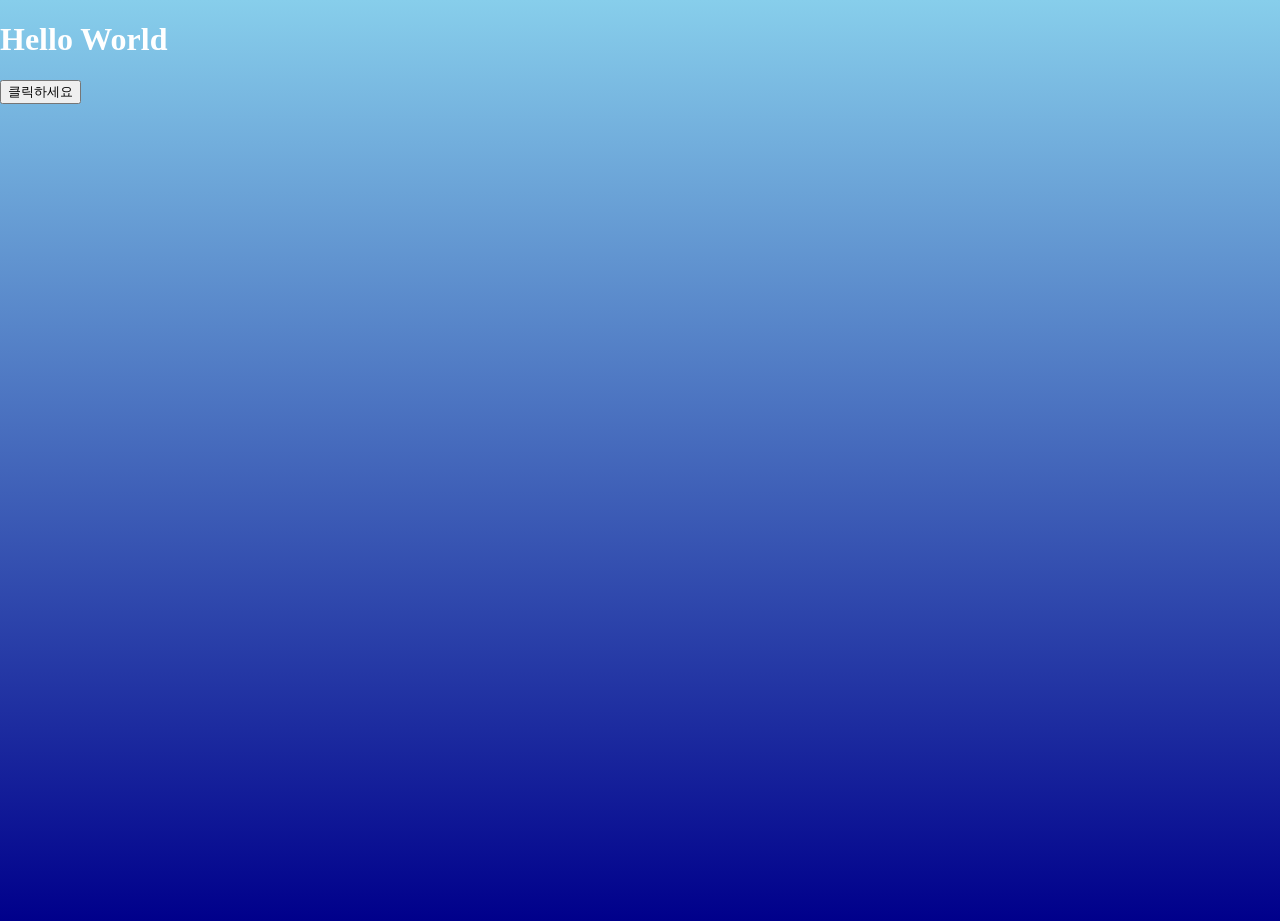
<file: index.html>
<!DOCTYPE html>
<html lang="ko">
<head>
    <meta charset="UTF-8">
    <meta name="viewport" content="width=device-width, initial-scale=1.0">
    <title>My first web page</title>
    <link rel="stylesheet" href="style.css">
</head>
<body>
    <h1>Hello World</h1>
    <button>클릭하세요</button>
</body>
</html>
</file>
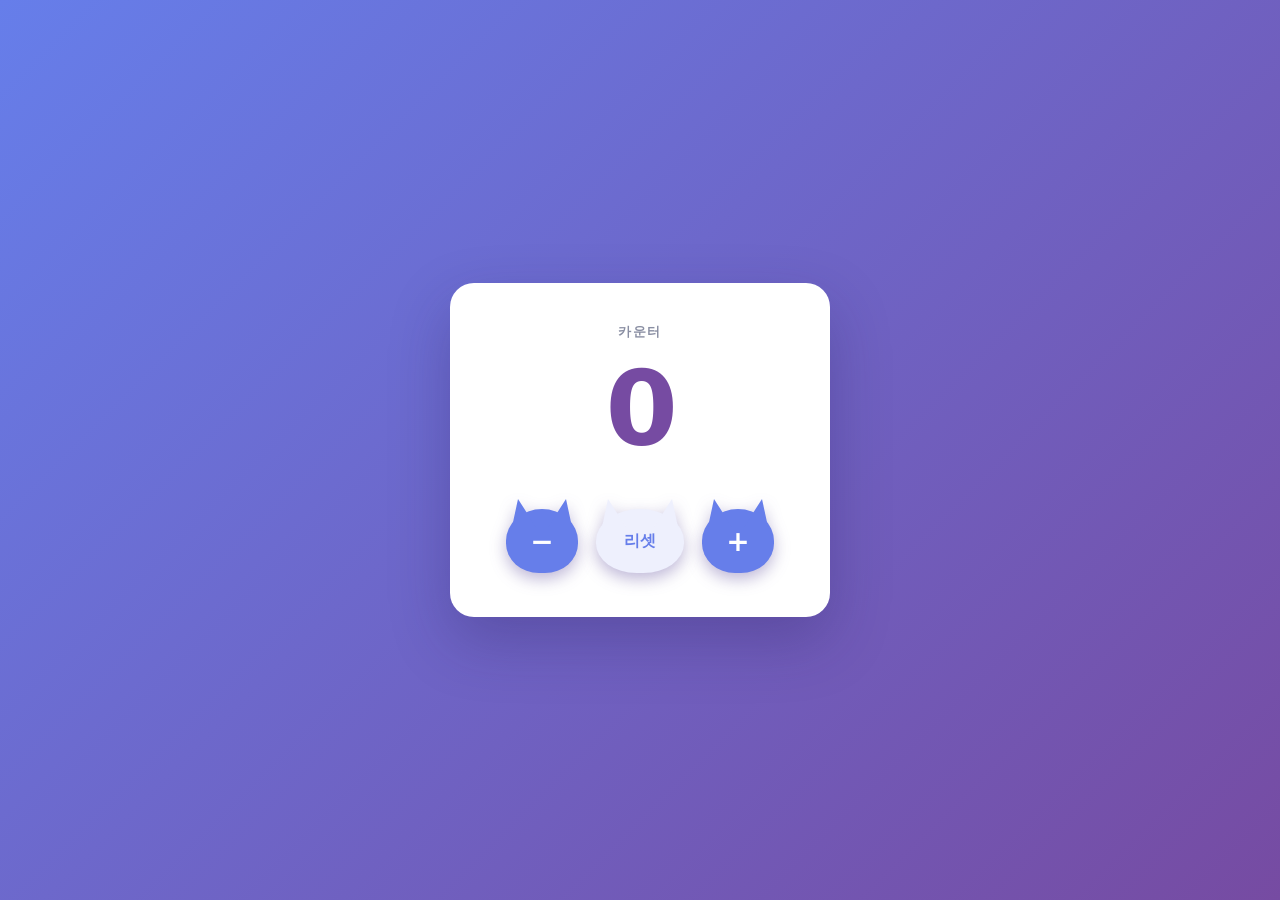
<file: counter/index.html>
<!DOCTYPE html>
<html lang="ko">
<head>
  <meta charset="UTF-8">
  <meta name="viewport" content="width=device-width, initial-scale=1.0">
  <title>카운터</title>
  <link rel="stylesheet" href="style.css">
  <!-- defer: HTML을 다 읽은 뒤에 스크립트 실행 -->
  <script src="main.js" defer></script>
</head>
<body>
  <!-- 카운터 카드 -->
  <main class="card">
    <h1 class="title">카운터</h1>

    <!-- 현재 숫자 표시 (값이 바뀌면 스크린리더가 읽어줌) -->
    <div id="count" class="count" aria-live="polite">0</div>

    <!-- 조작 버튼들 -->
    <div class="buttons">
      <button id="decrease" class="btn" aria-label="1 감소">−</button>
      <button id="reset" class="btn btn-reset">리셋</button>
      <button id="increase" class="btn" aria-label="1 증가">+</button>
    </div>
  </main>
</body>
</html>
</file>
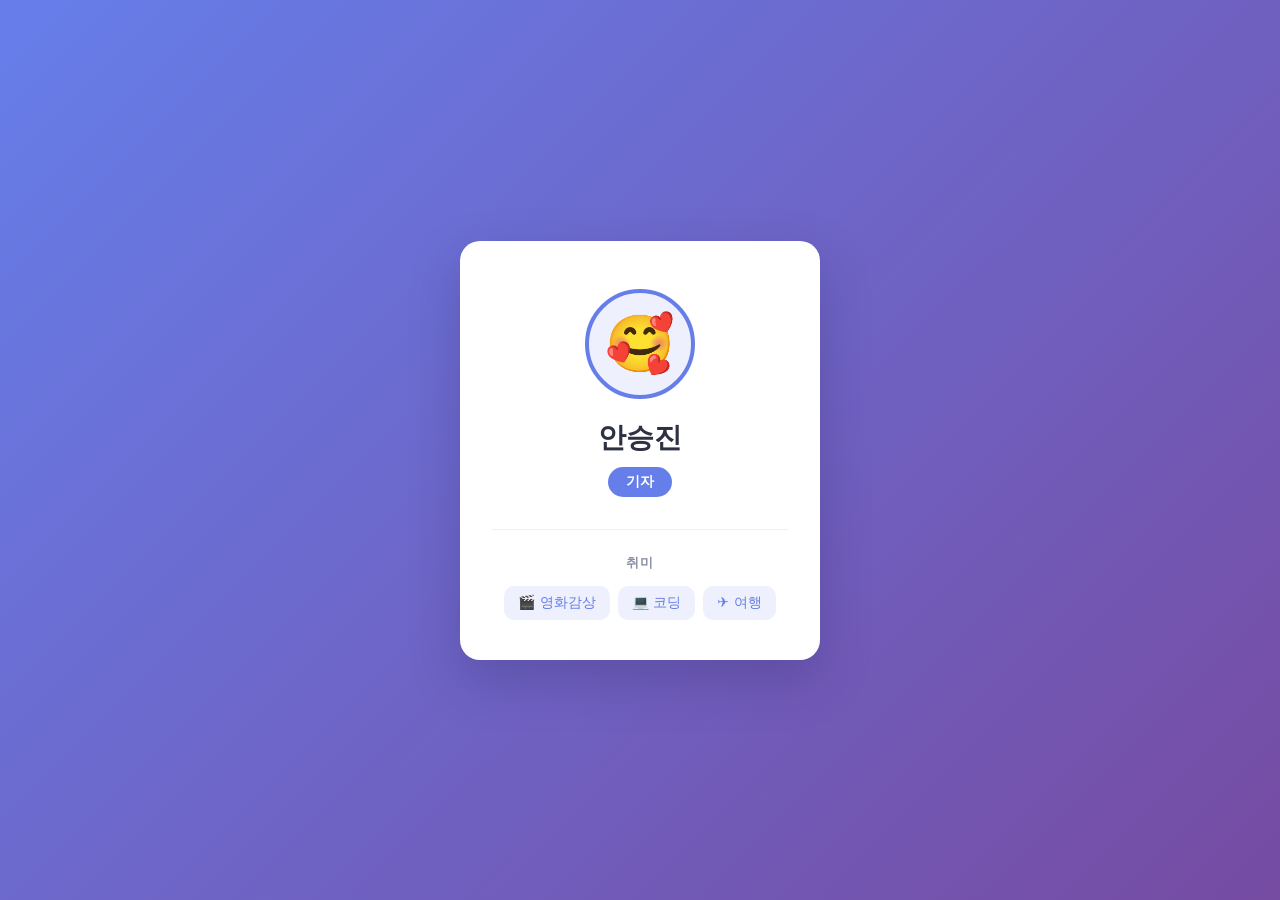
<file: profile/index.html>
<!DOCTYPE html>
<html lang="ko">
<head>
  <meta charset="UTF-8">
  <meta name="viewport" content="width=device-width, initial-scale=1.0">
  <title>안승진 | 자기소개</title>
  <link rel="stylesheet" href="style.css">
</head>
<body>
  <main class="card">
    <div class="avatar" aria-hidden="true">🥰</div>
    <h1 class="name">안승진</h1>
    <p class="job">기자</p>

    <section class="hobbies">
      <h2>취미</h2>
      <ul>
        <li>🎬 영화감상</li>
        <li>💻 코딩</li>
        <li>✈️ 여행</li>
      </ul>
    </section>
  </main>

  <script src="main.js" defer></script>
</body>
</html>
</file>
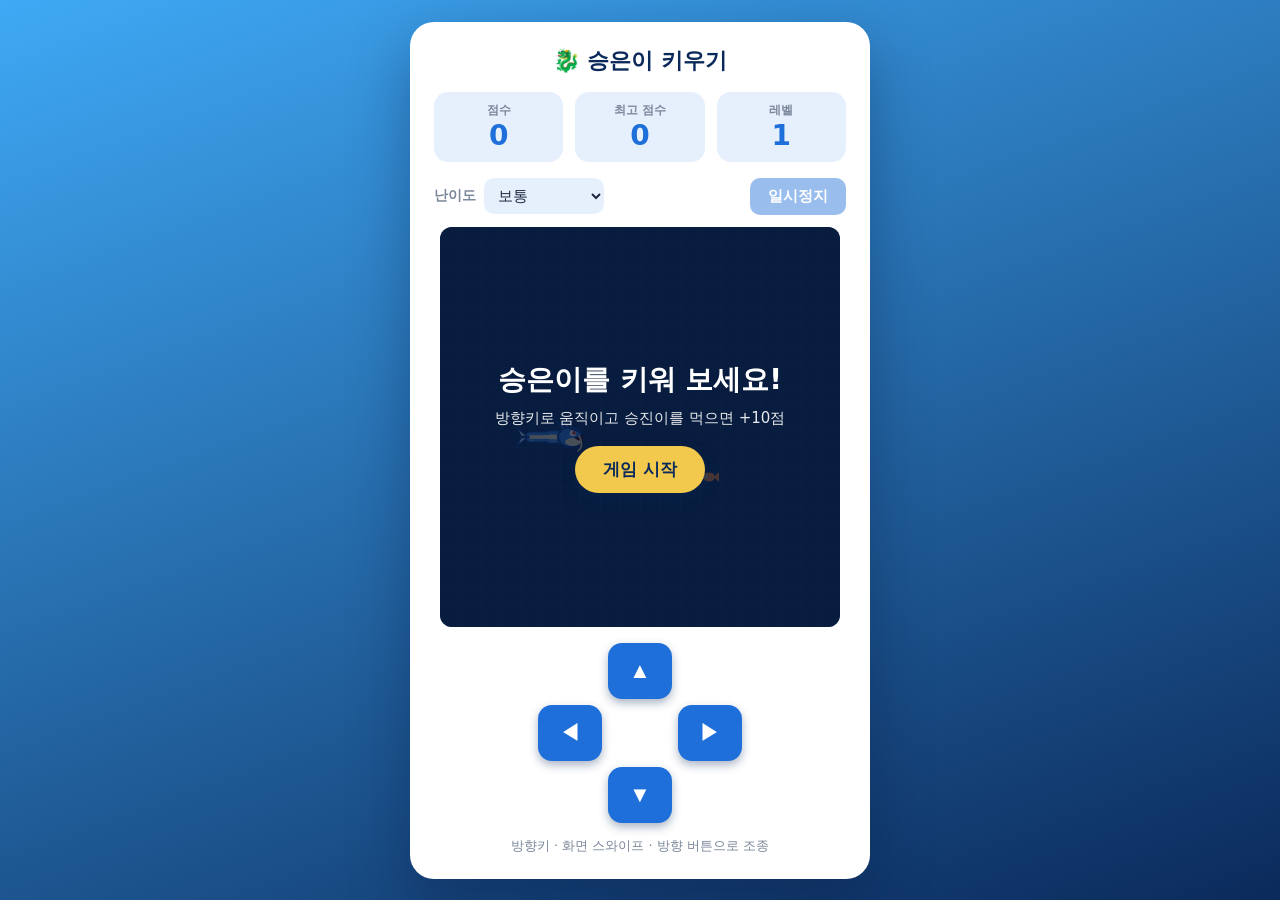
<file: counter/game/index.html>
<!DOCTYPE html>
<html lang="ko">
<head>
  <meta charset="UTF-8">
  <meta name="viewport" content="width=device-width, initial-scale=1.0">
  <title>승은이 키우기</title>
  <link rel="stylesheet" href="style.css">
</head>
<body>
  <!-- 게임 전체를 감싸는 카드 -->
  <main class="card">
    <h1 class="title">🐉 승은이 키우기</h1>

    <!-- 점수판 -->
    <div class="scoreboard">
      <div class="score-box">
        <span class="label">점수</span>
        <span id="score" class="value">0</span>
      </div>
      <div class="score-box">
        <span class="label">최고 점수</span>
        <span id="best" class="value">0</span>
      </div>
      <div class="score-box">
        <span class="label">레벨</span>
        <span id="level" class="value">1</span>
      </div>
    </div>

    <!-- 난이도 선택 + 일시정지 버튼 -->
    <div class="controls">
      <label class="difficulty">
        난이도
        <select id="difficulty">
          <option value="easy">쉬움</option>
          <option value="normal" selected>보통</option>
          <option value="hard">어려움</option>
          <option value="extreme">매우 어려움</option>
        </select>
      </label>
      <button id="pause-btn" class="pause-btn" type="button" disabled>일시정지</button>
    </div>

    <!-- 캔버스와 그 위에 겹치는 안내 화면 -->
    <div class="board">
      <canvas id="game" width="400" height="400"></canvas>

      <!-- 시작 화면 -->
      <div id="start-screen" class="overlay">
        <p class="overlay-title">승은이를 키워 보세요!</p>
        <p class="overlay-text">방향키로 움직이고 승진이를 먹으면 +10점</p>
        <button id="start-btn" class="btn" type="button">게임 시작</button>
      </div>

      <!-- 게임 오버 화면 (처음에는 숨김) -->
      <div id="over-screen" class="overlay hidden">
        <p class="overlay-title">게임 오버</p>
        <p class="overlay-text">이번 점수: <strong id="final-score">0</strong>점</p>
        <p id="new-record" class="record hidden">🎉 최고 기록 달성!</p>
        <!-- 엔딩 점수 미만일 때만 이 화면이 나오므로 힌트를 항상 보여 줌 -->
        <p class="hint">300점을 넘으면 히든 화면♡</p>
        <button id="restart-btn" class="btn" type="button">다시 시작</button>
      </div>

      <!-- 엔딩 화면: 300점 이상으로 게임 오버되면 게임 오버 화면 대신 나옴 (처음에는 숨김) -->
      <div id="ending-screen" class="overlay ending hidden">
        <img class="ending-img" src="love.png" alt="하트를 만드는 두 사람 그림">
        <p class="ending-text">축하합니다! 승은♡</p>
        <p class="ending-score">이번 점수: <strong id="ending-score">0</strong>점</p>
        <button id="ending-restart-btn" class="btn" type="button">다시 하기</button>
      </div>
    </div>

    <!-- 터치용 방향 버튼 (십자 모양) -->
    <div class="pad">
      <button class="pad-btn pad-up" type="button" data-key="ArrowUp" aria-label="위">▲</button>
      <button class="pad-btn pad-left" type="button" data-key="ArrowLeft" aria-label="왼쪽">◀</button>
      <button class="pad-btn pad-right" type="button" data-key="ArrowRight" aria-label="오른쪽">▶</button>
      <button class="pad-btn pad-down" type="button" data-key="ArrowDown" aria-label="아래">▼</button>
    </div>

    <p class="help">방향키 · 화면 스와이프 · 방향 버튼으로 조종</p>
  </main>

  <script src="main.js"></script>
</body>
</html>
</file>
<file: style.css>
body {
    margin: 0;
    min-height: 100vh;
    background: linear-gradient(to bottom, skyblue, darkblue);
    color: white;
}
</file>
<file: counter/style.css>
/* 테마 색상 변수 */
:root {
  --primary: #667eea;
  --primary-dark: #764ba2;
  --primary-light: #eef0fd;
  --text: #2d3142;
  --text-muted: #8a8fa3;
  --card-bg: #ffffff;
  /* 숫자 부호에 따른 색상 */
  --positive: #2e9e5b;
  --negative: #e5484d;
  /* 버튼 그림자 색 */
  --shadow: rgba(70, 50, 140, 0.35);
}

/* 기본 여백 초기화 */
* {
  margin: 0;
  padding: 0;
  box-sizing: border-box;
}

/* 화면 전체: 보라색 그라데이션 배경 + 가운데 정렬 */
body {
  min-height: 100vh;
  display: flex;
  align-items: center;
  justify-content: center;
  padding: 16px;
  background: linear-gradient(135deg, var(--primary) 0%, var(--primary-dark) 100%);
  font-family: "Pretendard", "Apple SD Gothic Neo", "Malgun Gothic", system-ui, sans-serif;
  color: var(--text);
}

/* 흰색 카드 */
.card {
  width: 100%;
  max-width: 380px;
  padding: 40px 32px 44px;
  background: var(--card-bg);
  border-radius: 24px;
  box-shadow: 0 24px 60px rgba(40, 30, 90, 0.28);
  text-align: center;
}

/* 제목 */
.title {
  font-size: 13px;
  font-weight: 600;
  letter-spacing: 0.15em;
  color: var(--text-muted);
}

/* 크고 굵은 숫자 */
.count {
  margin: 16px 0 36px;
  font-size: 104px;
  font-weight: 800;
  line-height: 1;
  letter-spacing: -0.03em;
  color: var(--primary-dark);
  /* 숫자 폭을 일정하게 해서 값이 바뀔 때 흔들리지 않게 함 */
  font-variant-numeric: tabular-nums;
  /* 색이 바뀔 때 부드럽게 전환 */
  transition: color 0.2s;
}

/* 양수일 때: 초록색 */
.count.positive {
  color: var(--positive);
}

/* 음수일 때: 빨간색 */
.count.negative {
  color: var(--negative);
}

/* 버튼 묶음 (위쪽 여백은 고양이 귀가 들어갈 자리) */
.buttons {
  display: flex;
  justify-content: center;
  align-items: flex-end;
  gap: 18px;
  padding-top: 12px;
}

/* 고양이 얼굴 버튼 (+, −) */
.btn {
  position: relative;
  width: 72px;
  height: 64px;
  display: flex;
  align-items: center;
  justify-content: center;
  font-size: 28px;
  font-weight: 700;
  font-family: inherit;
  color: #fff;
  background: var(--primary);
  border: none;
  /* 위는 둥글고 아래는 살짝 넓은 얼굴 모양 */
  border-radius: 50% 50% 46% 46%;
  cursor: pointer;
  /* drop-shadow는 귀(가상 요소)까지 함께 그림자를 만들어 줌 */
  filter: drop-shadow(0 6px 8px var(--shadow));
  transition: background 0.2s, color 0.2s, transform 0.15s, filter 0.2s;
}

/* 고양이 귀 (왼쪽 ::before, 오른쪽 ::after) */
.btn::before,
.btn::after {
  content: "";
  position: absolute;
  top: -10px;
  width: 24px;
  height: 28px;
  /* 버튼 얼굴과 같은 색 */
  background: inherit;
  transform-origin: bottom center;
  transition: transform 0.2s;
}

/* 왼쪽 귀: 끝이 바깥쪽으로 기운 삼각형 */
.btn::before {
  left: 6px;
  clip-path: polygon(0 100%, 25% 0, 100% 100%);
}

/* 오른쪽 귀: 왼쪽 귀를 좌우 반전한 삼각형 */
.btn::after {
  right: 6px;
  clip-path: polygon(0 100%, 75% 0, 100% 100%);
}

/* 마우스를 올렸을 때: 살짝 떠오르고 그림자가 진해짐 */
.btn:hover {
  background: var(--primary-dark);
  transform: translateY(-4px);
  filter: drop-shadow(0 12px 12px var(--shadow));
}

/* 마우스를 올렸을 때: 귀가 쫑긋 벌어짐 */
.btn:hover::before {
  transform: rotate(-12deg);
}

.btn:hover::after {
  transform: rotate(12deg);
}

/* 누르는 순간: 눌린 느낌으로 내려옴 */
.btn:active {
  transform: translateY(1px) scale(0.96);
  filter: drop-shadow(0 3px 4px var(--shadow));
}

/* 키보드로 포커스했을 때 테두리 표시 */
.btn:focus-visible {
  outline: 3px solid var(--primary-dark);
  outline-offset: 4px;
}

/* 리셋 버튼: 조금 넓은 연보라 고양이 */
.btn-reset {
  width: 88px;
  font-size: 16px;
  color: var(--primary);
  background: var(--primary-light);
}

.btn-reset:hover {
  color: #fff;
  background: var(--primary);
}

/* 좁은 화면(모바일) 대응 */
@media (max-width: 400px) {
  .card {
    padding: 32px 20px 36px;
  }

  .count {
    font-size: 84px;
  }

  .buttons {
    gap: 12px;
  }

  .btn {
    width: 64px;
    height: 58px;
  }

  .btn-reset {
    width: 78px;
  }

  .btn::before,
  .btn::after {
    width: 21px;
    height: 25px;
  }
}
</file>
<file: profile/style.css>
:root {
  --primary: #667eea;
  --primary-dark: #764ba2;
  --primary-light: #eef0fd;
  --text: #2d3142;
  --text-muted: #8a8fa3;
  --card-bg: #ffffff;
}

* {
  margin: 0;
  padding: 0;
  box-sizing: border-box;
}

body {
  min-height: 100vh;
  display: flex;
  align-items: center;
  justify-content: center;
  padding: 16px;
  background: linear-gradient(135deg, var(--primary) 0%, var(--primary-dark) 100%);
  font-family: "Pretendard", "Apple SD Gothic Neo", "Malgun Gothic", system-ui, sans-serif;
  color: var(--text);
}

.card {
  width: 100%;
  max-width: 360px;
  padding: 48px 32px 40px;
  background: var(--card-bg);
  border-radius: 20px;
  box-shadow: 0 20px 50px rgba(40, 30, 90, 0.25);
  text-align: center;
}

.avatar {
  width: 110px;
  height: 110px;
  margin: 0 auto 20px;
  display: flex;
  align-items: center;
  justify-content: center;
  font-size: 56px;
  background: var(--primary-light);
  border: 4px solid var(--primary);
  border-radius: 50%;
}

.name {
  font-size: 28px;
  font-weight: 700;
  margin-bottom: 10px;
}

.job {
  display: inline-block;
  padding: 6px 18px;
  font-size: 14px;
  font-weight: 600;
  color: #fff;
  background: var(--primary);
  border-radius: 999px;
}

.hobbies {
  margin-top: 32px;
  padding-top: 24px;
  border-top: 1px solid var(--primary-light);
}

.hobbies h2 {
  font-size: 13px;
  font-weight: 600;
  letter-spacing: 0.1em;
  color: var(--text-muted);
  margin-bottom: 14px;
}

.hobbies ul {
  list-style: none;
  display: flex;
  flex-wrap: wrap;
  justify-content: center;
  gap: 8px;
}

.hobbies li {
  padding: 8px 14px;
  font-size: 14px;
  color: var(--primary);
  background: var(--primary-light);
  border-radius: 10px;
}

@media (max-width: 400px) {
  .card {
    padding: 36px 20px 32px;
  }
}
</file>
<file: counter/game/style.css>
/* 테마 색상 변수 (바다 느낌) */
:root {
  --primary: #1e6fd9;
  --primary-dark: #0b2a5b;
  --primary-light: #e6f0fd;
  --accent: #f2c94c;
  --text: #1d2a3f;
  --text-muted: #7a869a;
  --card-bg: #ffffff;
  --shadow: rgba(10, 40, 90, 0.35);
}

/* 기본 여백 초기화 */
* {
  margin: 0;
  padding: 0;
  box-sizing: border-box;
}

/* 화면 전체: 바다색 그라데이션 배경 + 가운데 정렬 */
body {
  min-height: 100vh;
  display: flex;
  align-items: center;
  justify-content: center;
  padding: 16px;
  background: linear-gradient(160deg, #3fa9f5 0%, var(--primary-dark) 100%);
  font-family: "Pretendard", "Apple SD Gothic Neo", "Malgun Gothic", system-ui, sans-serif;
  color: var(--text);
}

/* 흰색 카드 */
.card {
  width: 100%;
  max-width: 460px;
  padding: 24px;
  background: var(--card-bg);
  border-radius: 24px;
  box-shadow: 0 24px 60px rgba(5, 20, 60, 0.35);
  text-align: center;
}

/* 제목 */
.title {
  font-size: 22px;
  font-weight: 800;
  color: var(--primary-dark);
}

/* 점수판: 두 칸을 나란히 */
.scoreboard {
  display: flex;
  gap: 12px;
  margin: 16px 0;
}

.score-box {
  flex: 1;
  padding: 10px;
  background: var(--primary-light);
  border-radius: 14px;
}

.label {
  display: block;
  font-size: 12px;
  font-weight: 600;
  color: var(--text-muted);
}

.value {
  font-size: 28px;
  font-weight: 800;
  color: var(--primary);
  /* 숫자 폭을 일정하게 해서 흔들리지 않게 함 */
  font-variant-numeric: tabular-nums;
}

/* 난이도 선택 + 일시정지 버튼 줄 */
.controls {
  display: flex;
  justify-content: space-between;
  align-items: center;
  gap: 12px;
  margin-bottom: 12px;
}

.difficulty {
  display: flex;
  align-items: center;
  gap: 8px;
  font-size: 14px;
  font-weight: 600;
  color: var(--text-muted);
}

.difficulty select {
  padding: 8px 10px;
  font-size: 15px;
  font-family: inherit;
  color: var(--text);
  background: var(--primary-light);
  border: none;
  border-radius: 10px;
  cursor: pointer;
}

/* 게임 중에는 난이도를 못 바꿈 */
.difficulty select:disabled {
  opacity: 0.55;
  cursor: not-allowed;
}

.pause-btn {
  min-width: 96px;
  padding: 9px 16px;
  font-size: 15px;
  font-weight: 700;
  font-family: inherit;
  color: #fff;
  background: var(--primary);
  border: none;
  border-radius: 10px;
  cursor: pointer;
  touch-action: manipulation;
  transition: background 0.15s, transform 0.1s;
}

.pause-btn:hover:not(:disabled) {
  background: var(--primary-dark);
}

.pause-btn:active:not(:disabled) {
  transform: scale(0.96);
}

/* 게임 시작 전·게임 오버 후에는 흐리게 */
.pause-btn:disabled {
  opacity: 0.45;
  cursor: not-allowed;
}

/* 캔버스와 안내 화면을 겹치기 위한 틀 */
.board {
  position: relative;
  width: 100%;
  max-width: 400px;
  margin: 0 auto;
  aspect-ratio: 1 / 1;
}

/* 좁은 화면에서는 캔버스가 자동으로 줄어듦 */
canvas {
  display: block;
  width: 100%;
  height: 100%;
  border-radius: 12px;
}

/* 캔버스 위에 덮는 반투명 안내 화면 */
.overlay {
  position: absolute;
  inset: 0;
  display: flex;
  flex-direction: column;
  align-items: center;
  justify-content: center;
  gap: 10px;
  padding: 20px;
  background: rgba(6, 22, 50, 0.72);
  border-radius: 12px;
  color: #fff;
}

/* 엔딩 화면: 밝은 분홍 배경 */
.ending {
  gap: 8px;
  padding: 14px;
  background: linear-gradient(160deg, #fff5f8 0%, #ffd6e4 100%);
  color: #c2185b;
}

/* 엔딩 그림: 화면 폭에 맞추고 너무 크지 않게 */
.ending-img {
  width: 100%;
  max-height: 62%;
  object-fit: contain;
  border-radius: 10px;
  background: #fff;
}

.ending-text {
  font-size: 26px;
  font-weight: 800;
}

/* 게임 오버 화면의 히든 엔딩 힌트 */
.hint {
  font-size: 15px;
  font-weight: 700;
  color: #ffb3cf;
}

/* 엔딩 화면의 점수 줄 */
.ending-score {
  font-size: 15px;
  color: #8a3b5c;
}

/* 숨김 처리 */
.hidden {
  display: none;
}

.overlay-title {
  font-size: 28px;
  font-weight: 800;
}

.overlay-text {
  font-size: 15px;
  opacity: 0.9;
}

/* 최고 기록 달성 문구 */
.record {
  font-weight: 700;
  color: var(--accent);
}

/* 버튼 */
.btn {
  margin-top: 8px;
  padding: 12px 28px;
  font-size: 17px;
  font-weight: 700;
  font-family: inherit;
  color: var(--primary-dark);
  background: var(--accent);
  border: none;
  border-radius: 999px;
  cursor: pointer;
  box-shadow: 0 6px 14px var(--shadow);
  transition: transform 0.15s, box-shadow 0.15s;
}

/* 마우스를 올렸을 때: 살짝 떠오름 */
.btn:hover {
  transform: translateY(-3px);
  box-shadow: 0 10px 18px var(--shadow);
}

/* 누르는 순간: 눌린 느낌 */
.btn:active {
  transform: translateY(1px) scale(0.97);
}

/* 키보드 포커스 표시 */
.btn:focus-visible {
  outline: 3px solid #fff;
  outline-offset: 3px;
}

/* 게임 화면에서 스와이프할 때 브라우저가 확대/스크롤하지 않게 함 */
.board {
  touch-action: none;
}

/* 방향 버튼: 3x3 칸에 십자 모양으로 배치 */
.pad {
  display: grid;
  grid-template-columns: repeat(3, 64px);
  grid-template-rows: repeat(3, 56px);
  grid-template-areas:
    ".    up    ."
    "left .     right"
    ".    down  .";
  gap: 6px;
  justify-content: center;
  margin-top: 16px;
}

.pad-up { grid-area: up; }
.pad-left { grid-area: left; }
.pad-right { grid-area: right; }
.pad-down { grid-area: down; }

.pad-btn {
  font-size: 22px;
  color: #fff;
  background: var(--primary);
  border: none;
  border-radius: 14px;
  cursor: pointer;
  box-shadow: 0 4px 10px var(--shadow);
  /* 버튼을 빠르게 두 번 눌러도 화면이 확대되지 않게 함 */
  touch-action: manipulation;
  /* 길게 눌러도 글자 선택이 생기지 않게 함 */
  user-select: none;
  -webkit-user-select: none;
  transition: transform 0.1s, background 0.1s;
}

/* 누르는 순간 눌린 느낌 */
.pad-btn:active {
  background: var(--primary-dark);
  transform: scale(0.94);
}

/* 조작 안내 문구 */
.help {
  margin-top: 14px;
  font-size: 13px;
  color: var(--text-muted);
}

/* 좁은 화면(모바일) 대응 */
@media (max-width: 420px) {
  .card {
    padding: 16px;
  }

  .overlay-title {
    font-size: 22px;
  }
}
</file>
